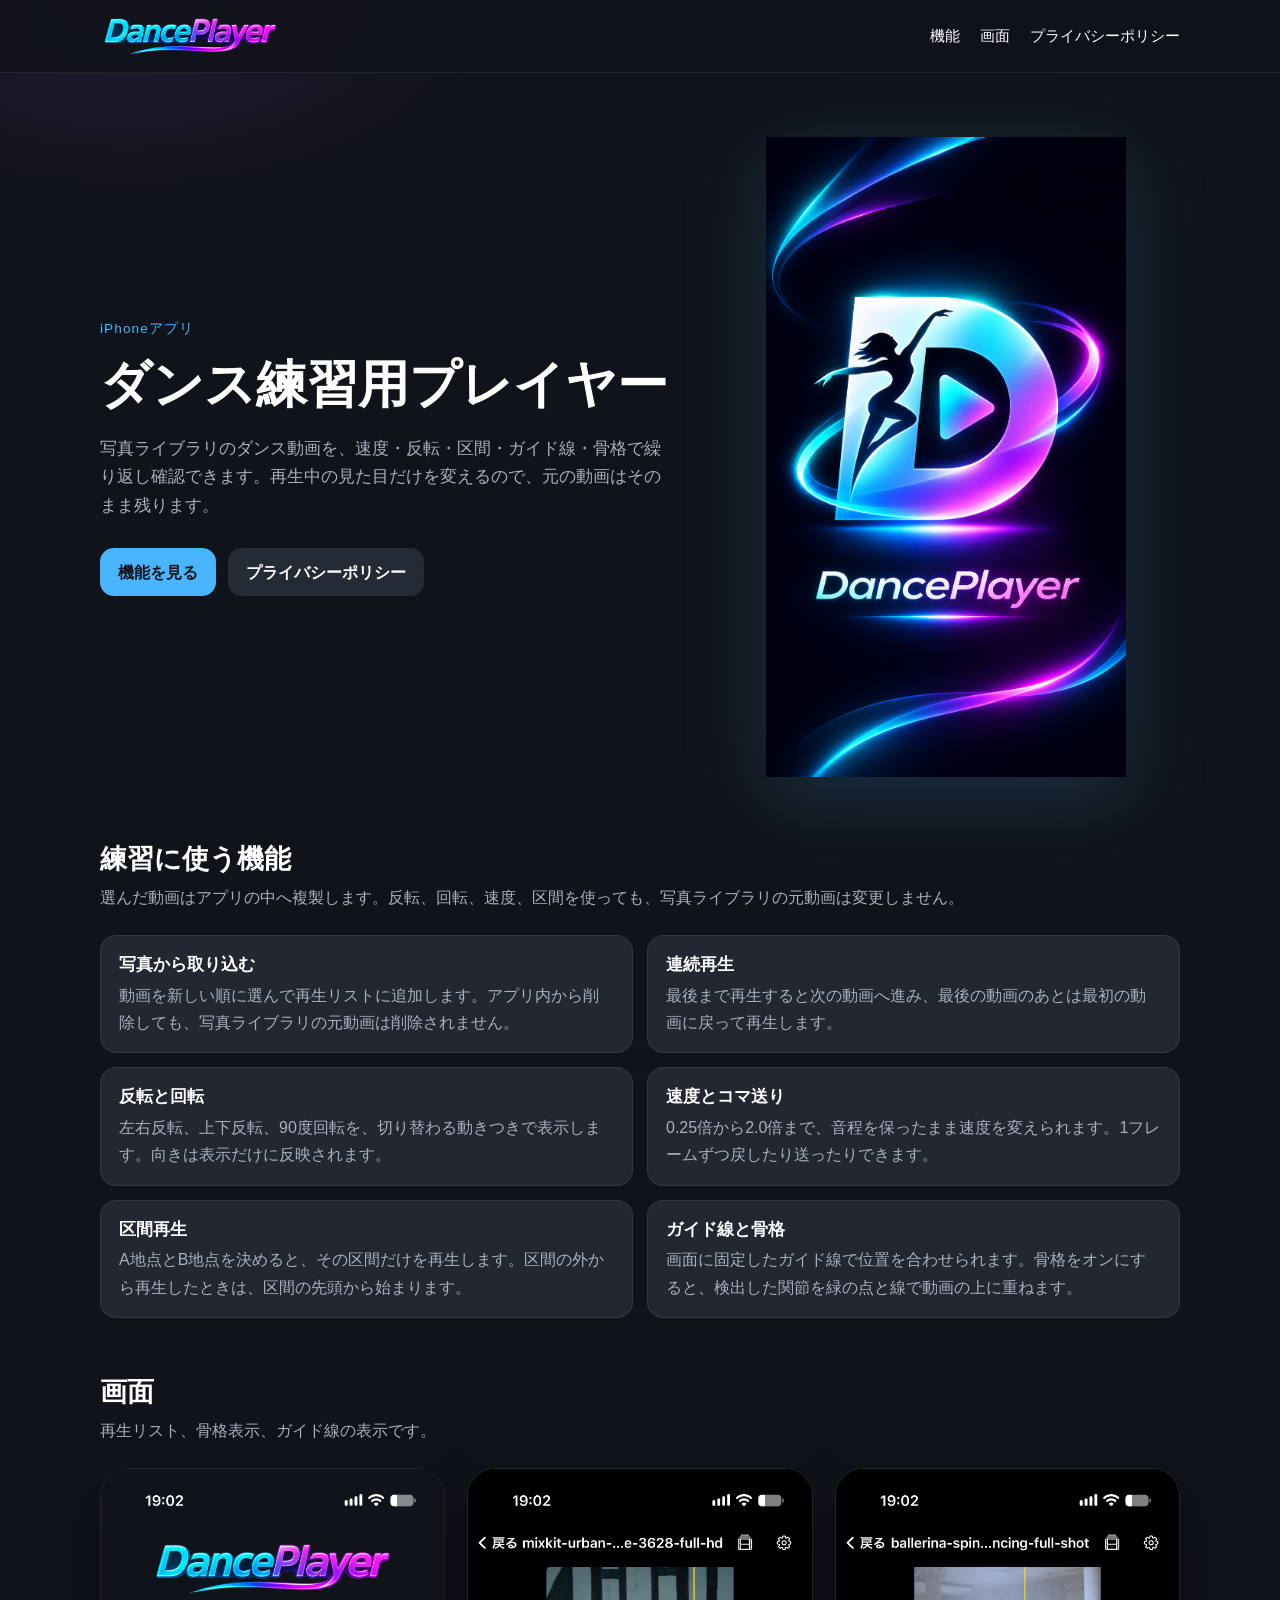
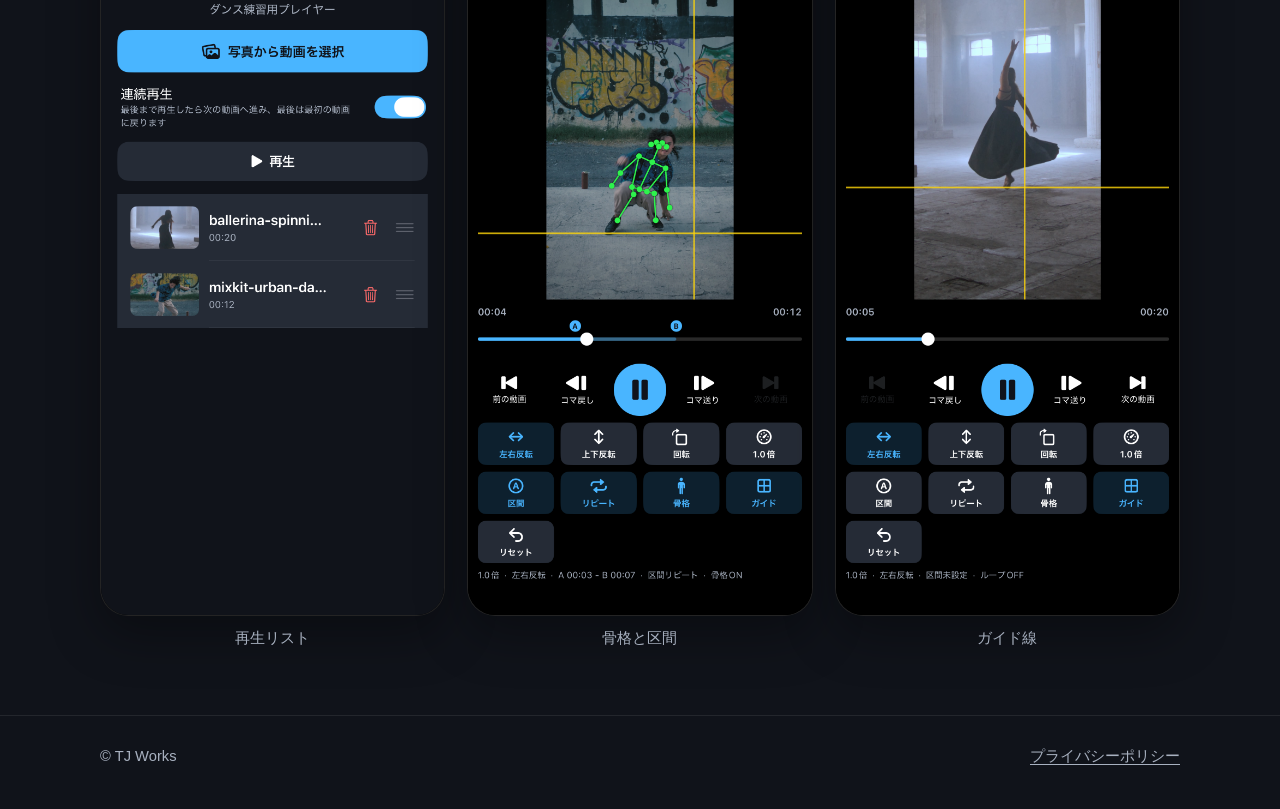
<file: index.html>
<!DOCTYPE html>
<html lang="ja">
<head>
  <meta charset="utf-8">
  <meta name="viewport" content="width=device-width, initial-scale=1">
  <title>DancePlayer — ダンス練習用プレイヤー</title>
  <meta name="description" content="DancePlayerは、iPhoneでダンス動画を練習するためのプレイヤーです。元の動画は変えずに、速度、反転、区間、ガイド線、骨格表示で繰り返し確認できます。">
  <meta name="theme-color" content="#10131A">
  <link rel="icon" href="splash.png">
  <link rel="stylesheet" href="styles.css">
</head>
<body>
  <header class="site-header">
    <div class="wrap">
      <a class="brand" href="index.html" aria-label="DancePlayer">
        <img src="Logo.png" alt="DancePlayer">
      </a>
      <nav class="nav" aria-label="サイト">
        <a href="#features">機能</a>
        <a href="#screens">画面</a>
        <a href="privacy.html">プライバシーポリシー</a>
      </nav>
    </div>
  </header>

  <main>
    <div class="wrap hero">
      <div>
        <p class="eyebrow">iPhoneアプリ</p>
        <h1>ダンス練習用プレイヤー</h1>
        <p class="lead">写真ライブラリのダンス動画を、速度・反転・区間・ガイド線・骨格で繰り返し確認できます。再生中の見た目だけを変えるので、元の動画はそのまま残ります。</p>
        <div class="actions">
          <a class="button" href="#features">機能を見る</a>
          <a class="button secondary" href="privacy.html">プライバシーポリシー</a>
        </div>
      </div>
      <img class="hero-art" src="splash.png" alt="DancePlayerのアプリアイコン。踊る人のシルエットと再生ボタン">
    </div>

    <section id="features">
      <div class="wrap">
        <h2>練習に使う機能</h2>
        <p class="section-note">選んだ動画はアプリの中へ複製します。反転、回転、速度、区間を使っても、写真ライブラリの元動画は変更しません。</p>
        <div class="grid">
          <article class="card">
            <h3>写真から取り込む</h3>
            <p>動画を新しい順に選んで再生リストに追加します。アプリ内から削除しても、写真ライブラリの元動画は削除されません。</p>
          </article>
          <article class="card">
            <h3>連続再生</h3>
            <p>最後まで再生すると次の動画へ進み、最後の動画のあとは最初の動画に戻って再生します。</p>
          </article>
          <article class="card">
            <h3>反転と回転</h3>
            <p>左右反転、上下反転、90度回転を、切り替わる動きつきで表示します。向きは表示だけに反映されます。</p>
          </article>
          <article class="card">
            <h3>速度とコマ送り</h3>
            <p>0.25倍から2.0倍まで、音程を保ったまま速度を変えられます。1フレームずつ戻したり送ったりできます。</p>
          </article>
          <article class="card">
            <h3>区間再生</h3>
            <p>A地点とB地点を決めると、その区間だけを再生します。区間の外から再生したときは、区間の先頭から始まります。</p>
          </article>
          <article class="card">
            <h3>ガイド線と骨格</h3>
            <p>画面に固定したガイド線で位置を合わせられます。骨格をオンにすると、検出した関節を緑の点と線で動画の上に重ねます。</p>
          </article>
        </div>
      </div>
    </section>

    <section id="screens">
      <div class="wrap">
        <h2>画面</h2>
        <p class="section-note">再生リスト、骨格表示、ガイド線の表示です。</p>
        <div class="shots">
          <figure>
            <img src="IMG_9462.PNG" alt="DancePlayerの再生リスト。写真から動画を選択し、連続再生を切り替えられる">
            <figcaption>再生リスト</figcaption>
          </figure>
          <figure>
            <img src="IMG_9463.PNG" alt="動画の上に緑の骨格と区間A-Bが表示された再生画面">
            <figcaption>骨格と区間</figcaption>
          </figure>
          <figure>
            <img src="IMG_9464.PNG" alt="縦横のガイド線を表示した再生画面">
            <figcaption>ガイド線</figcaption>
          </figure>
        </div>
      </div>
    </section>
  </main>

  <footer class="site-footer">
    <div class="wrap">
      <span>© TJ Works</span>
      <a href="privacy.html">プライバシーポリシー</a>
    </div>
  </footer>
</body>
</html>
</file>
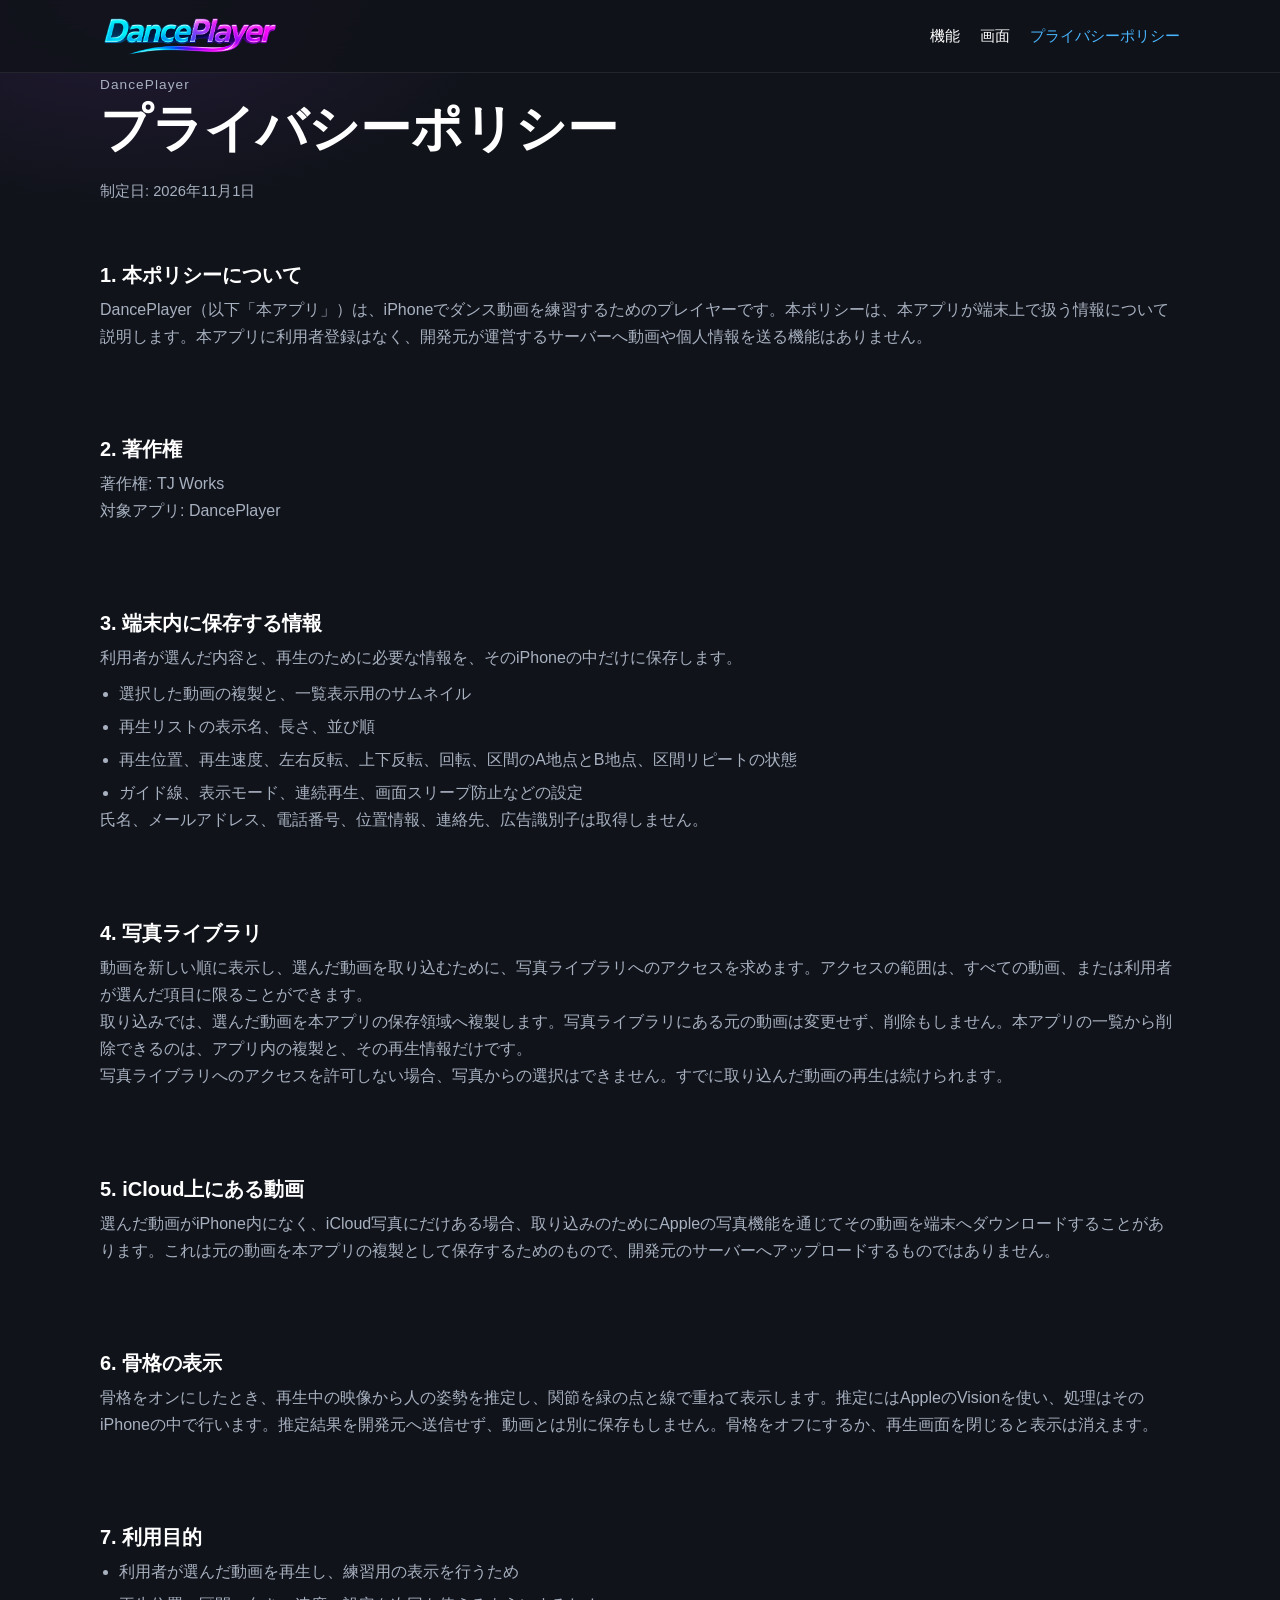
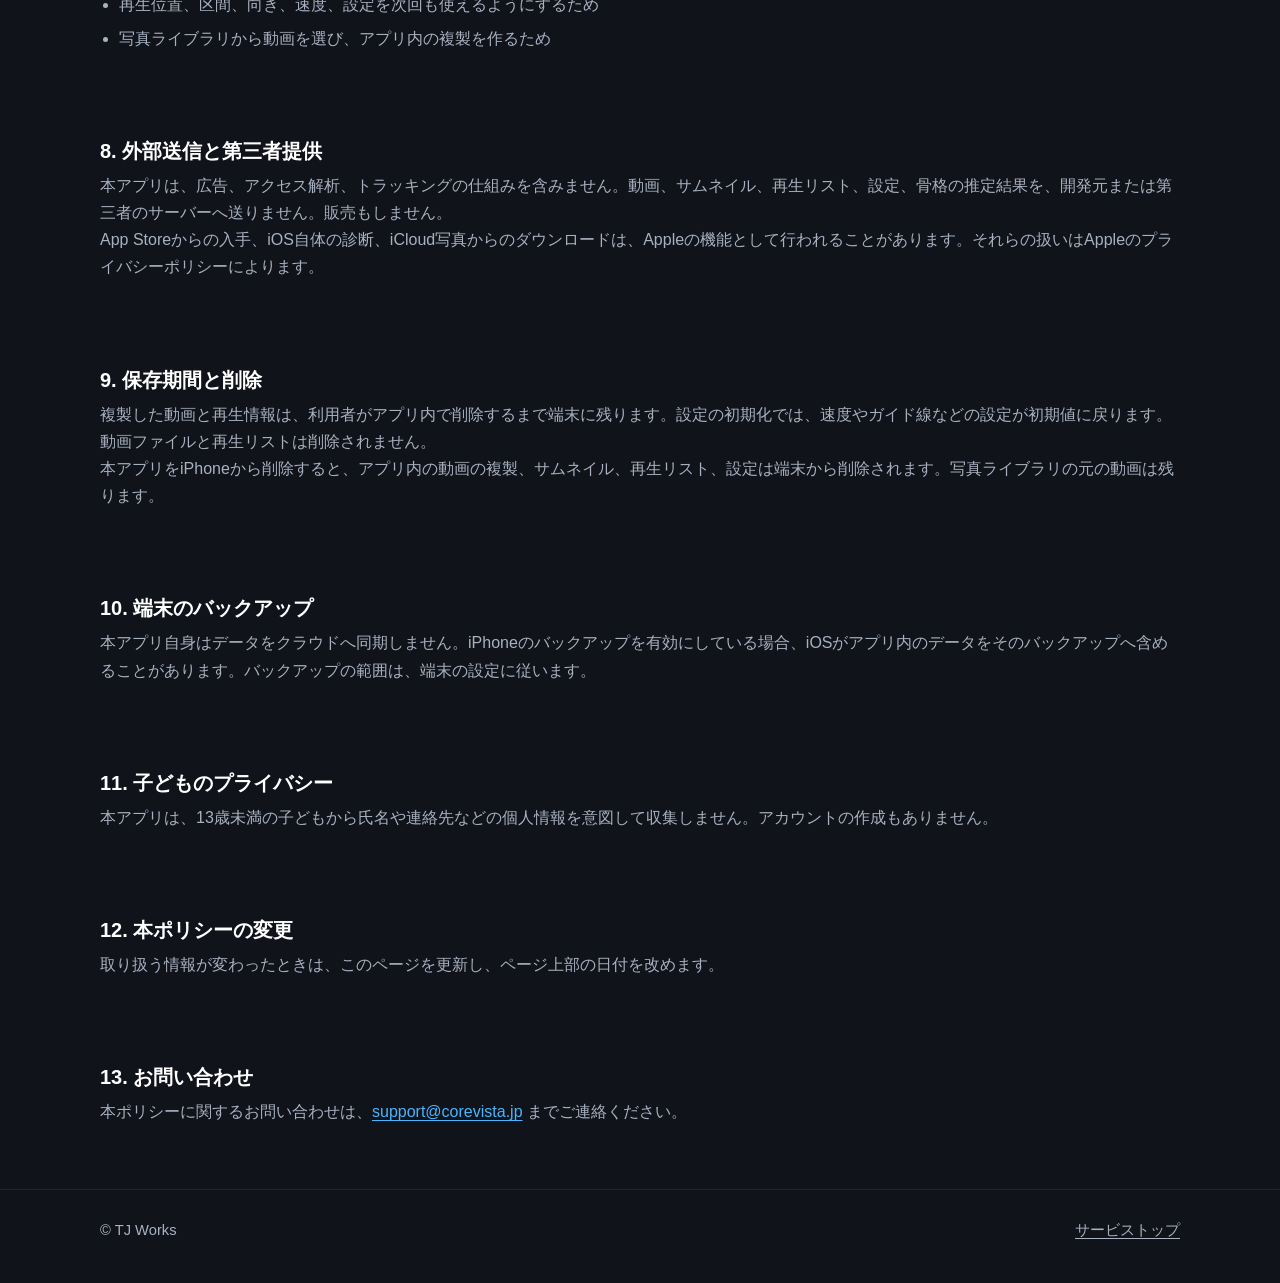
<file: privacy.html>
<!DOCTYPE html>
<html lang="ja">
<head>
  <meta charset="utf-8">
  <meta name="viewport" content="width=device-width, initial-scale=1">
  <title>プライバシーポリシー — DancePlayer</title>
  <meta name="description" content="DancePlayerのプライバシーポリシー。動画と設定はiPhone内に保存し、開発元のサーバーへは送信しません。">
  <meta name="theme-color" content="#10131A">
  <link rel="icon" href="splash.png">
  <link rel="stylesheet" href="styles.css">
</head>
<body>
  <header class="site-header">
    <div class="wrap">
      <a class="brand" href="index.html" aria-label="DancePlayer">
        <img src="Logo.png" alt="DancePlayer">
      </a>
      <nav class="nav" aria-label="サイト">
        <a href="index.html#features">機能</a>
        <a href="index.html#screens">画面</a>
        <a href="privacy.html" aria-current="page">プライバシーポリシー</a>
      </nav>
    </div>
  </header>

  <main>
    <article class="wrap prose">
      <header>
        <p class="eyebrow">DancePlayer</p>
        <h1>プライバシーポリシー</h1>
        <p class="updated">制定日: 2026年11月1日</p>
      </header>

      <section>
        <h2>1. 本ポリシーについて</h2>
        <p>DancePlayer（以下「本アプリ」）は、iPhoneでダンス動画を練習するためのプレイヤーです。本ポリシーは、本アプリが端末上で扱う情報について説明します。本アプリに利用者登録はなく、開発元が運営するサーバーへ動画や個人情報を送る機能はありません。</p>
      </section>

      <section>
        <h2>2. 著作権</h2>
        <p>著作権: TJ Works<br>対象アプリ: DancePlayer</p>
      </section>

      <section>
        <h2>3. 端末内に保存する情報</h2>
        <p>利用者が選んだ内容と、再生のために必要な情報を、そのiPhoneの中だけに保存します。</p>
        <ul>
          <li>選択した動画の複製と、一覧表示用のサムネイル</li>
          <li>再生リストの表示名、長さ、並び順</li>
          <li>再生位置、再生速度、左右反転、上下反転、回転、区間のA地点とB地点、区間リピートの状態</li>
          <li>ガイド線、表示モード、連続再生、画面スリープ防止などの設定</li>
        </ul>
        <p>氏名、メールアドレス、電話番号、位置情報、連絡先、広告識別子は取得しません。</p>
      </section>

      <section>
        <h2>4. 写真ライブラリ</h2>
        <p>動画を新しい順に表示し、選んだ動画を取り込むために、写真ライブラリへのアクセスを求めます。アクセスの範囲は、すべての動画、または利用者が選んだ項目に限ることができます。</p>
        <p>取り込みでは、選んだ動画を本アプリの保存領域へ複製します。写真ライブラリにある元の動画は変更せず、削除もしません。本アプリの一覧から削除できるのは、アプリ内の複製と、その再生情報だけです。</p>
        <p>写真ライブラリへのアクセスを許可しない場合、写真からの選択はできません。すでに取り込んだ動画の再生は続けられます。</p>
      </section>

      <section>
        <h2>5. iCloud上にある動画</h2>
        <p>選んだ動画がiPhone内になく、iCloud写真にだけある場合、取り込みのためにAppleの写真機能を通じてその動画を端末へダウンロードすることがあります。これは元の動画を本アプリの複製として保存するためのもので、開発元のサーバーへアップロードするものではありません。</p>
      </section>

      <section>
        <h2>6. 骨格の表示</h2>
        <p>骨格をオンにしたとき、再生中の映像から人の姿勢を推定し、関節を緑の点と線で重ねて表示します。推定にはAppleのVisionを使い、処理はそのiPhoneの中で行います。推定結果を開発元へ送信せず、動画とは別に保存もしません。骨格をオフにするか、再生画面を閉じると表示は消えます。</p>
      </section>

      <section>
        <h2>7. 利用目的</h2>
        <ul>
          <li>利用者が選んだ動画を再生し、練習用の表示を行うため</li>
          <li>再生位置、区間、向き、速度、設定を次回も使えるようにするため</li>
          <li>写真ライブラリから動画を選び、アプリ内の複製を作るため</li>
        </ul>
      </section>

      <section>
        <h2>8. 外部送信と第三者提供</h2>
        <p>本アプリは、広告、アクセス解析、トラッキングの仕組みを含みません。動画、サムネイル、再生リスト、設定、骨格の推定結果を、開発元または第三者のサーバーへ送りません。販売もしません。</p>
        <p>App Storeからの入手、iOS自体の診断、iCloud写真からのダウンロードは、Appleの機能として行われることがあります。それらの扱いはAppleのプライバシーポリシーによります。</p>
      </section>

      <section>
        <h2>9. 保存期間と削除</h2>
        <p>複製した動画と再生情報は、利用者がアプリ内で削除するまで端末に残ります。設定の初期化では、速度やガイド線などの設定が初期値に戻ります。動画ファイルと再生リストは削除されません。</p>
        <p>本アプリをiPhoneから削除すると、アプリ内の動画の複製、サムネイル、再生リスト、設定は端末から削除されます。写真ライブラリの元の動画は残ります。</p>
      </section>

      <section>
        <h2>10. 端末のバックアップ</h2>
        <p>本アプリ自身はデータをクラウドへ同期しません。iPhoneのバックアップを有効にしている場合、iOSがアプリ内のデータをそのバックアップへ含めることがあります。バックアップの範囲は、端末の設定に従います。</p>
      </section>

      <section>
        <h2>11. 子どものプライバシー</h2>
        <p>本アプリは、13歳未満の子どもから氏名や連絡先などの個人情報を意図して収集しません。アカウントの作成もありません。</p>
      </section>

      <section>
        <h2>12. 本ポリシーの変更</h2>
        <p>取り扱う情報が変わったときは、このページを更新し、ページ上部の日付を改めます。</p>
      </section>

      <section>
        <h2>13. お問い合わせ</h2>
        <p>本ポリシーに関するお問い合わせは、<a href="mailto:support@corevista.jp">support@corevista.jp</a> までご連絡ください。</p>
      </section>
    </article>
  </main>

  <footer class="site-footer">
    <div class="wrap">
      <span>© TJ Works</span>
      <a href="index.html">サービストップ</a>
    </div>
  </footer>
</body>
</html>
</file>
<file: styles.css>
:root {
  --bg: #10131a;
  --surface: #252b36;
  --surface-2: #1b202a;
  --accent: #49b5ff;
  --text: #ffffff;
  --muted: #a8b1c0;
  --line: rgba(255, 255, 255, 0.08);
  --danger: #ff6b6b;
  --max: 1080px;
  color-scheme: dark;
}

* {
  box-sizing: border-box;
}

html {
  scroll-behavior: smooth;
  scroll-padding-top: 88px;
}

body {
  margin: 0;
  background:
    radial-gradient(900px 420px at 80% -10%, rgba(73, 181, 255, 0.16), transparent 60%),
    radial-gradient(700px 380px at 10% 0%, rgba(180, 80, 255, 0.12), transparent 55%),
    var(--bg);
  color: var(--text);
  font-family: "Hiragino Sans", "Hiragino Kaku Gothic ProN", "Noto Sans JP", sans-serif;
  line-height: 1.7;
}

a {
  color: var(--accent);
  text-decoration-thickness: 1px;
  text-underline-offset: 0.18em;
}

img {
  max-width: 100%;
  height: auto;
  display: block;
}

.wrap {
  width: min(var(--max), calc(100% - 40px));
  margin: 0 auto;
}

.site-header {
  position: sticky;
  top: 0;
  z-index: 10;
  background: rgba(16, 19, 26, 0.88);
  backdrop-filter: blur(16px);
  border-bottom: 1px solid var(--line);
}

.site-header .wrap {
  display: flex;
  align-items: center;
  justify-content: space-between;
  gap: 16px;
  min-height: 72px;
}

.brand {
  display: block;
  width: 180px;
}

.brand img {
  width: 100%;
}

.nav {
  display: flex;
  gap: 20px;
  align-items: center;
}

.nav a {
  color: var(--text);
  text-decoration: none;
  font-size: 0.95rem;
}

.nav a:hover,
.nav a[aria-current="page"] {
  color: var(--accent);
}

.hero {
  display: grid;
  grid-template-columns: 1.1fr 0.9fr;
  gap: 40px;
  align-items: center;
  padding: 64px 0 36px;
}

.eyebrow {
  margin: 0 0 12px;
  color: var(--accent);
  font-size: 0.85rem;
  letter-spacing: 0.08em;
}

h1,
h2,
h3 {
  line-height: 1.3;
  font-weight: 700;
}

h1 {
  margin: 0 0 16px;
  font-size: clamp(2rem, 4vw, 3.2rem);
}

.lead {
  margin: 0 0 28px;
  color: var(--muted);
  font-size: 1.05rem;
}

.hero-art {
  justify-self: center;
  width: min(360px, 100%);
  filter: drop-shadow(0 20px 40px rgba(73, 181, 255, 0.18));
}

.actions {
  display: flex;
  flex-wrap: wrap;
  gap: 12px;
}

.button {
  display: inline-flex;
  align-items: center;
  justify-content: center;
  min-height: 48px;
  padding: 0 18px;
  border-radius: 14px;
  background: var(--accent);
  color: #10131a;
  font-weight: 700;
  text-decoration: none;
}

.button.secondary {
  background: var(--surface);
  color: var(--text);
}

section {
  padding: 28px 0;
}

h2 {
  margin: 0 0 8px;
  font-size: 1.7rem;
}

.section-note {
  margin: 0 0 24px;
  color: var(--muted);
}

.grid {
  display: grid;
  grid-template-columns: repeat(2, minmax(0, 1fr));
  gap: 14px;
}

.card {
  background: rgba(37, 43, 54, 0.88);
  border: 1px solid var(--line);
  border-radius: 16px;
  padding: 18px 18px 16px;
}

.card h3 {
  margin: 0 0 6px;
  font-size: 1.05rem;
}

.card p,
.prose p,
.prose li {
  margin: 0;
  color: var(--muted);
}

.shots {
  display: grid;
  grid-template-columns: repeat(3, minmax(0, 1fr));
  gap: 22px;
  align-items: start;
}

figure {
  margin: 0;
}

.shots img {
  width: 100%;
  border-radius: 28px;
  border: 1px solid rgba(255, 255, 255, 0.14);
  background: #000;
  box-shadow: 0 18px 50px rgba(0, 0, 0, 0.35);
}

figcaption {
  margin-top: 10px;
  text-align: center;
  color: var(--muted);
  font-size: 0.92rem;
}

.prose {
  display: grid;
  gap: 22px;
}

.prose h2 {
  margin-top: 8px;
  font-size: 1.25rem;
}

.prose ul {
  margin: 8px 0 0;
  padding-left: 1.2em;
}

.prose li + li {
  margin-top: 6px;
}

.updated {
  color: var(--muted);
  font-size: 0.92rem;
}

.site-footer {
  margin-top: 36px;
  border-top: 1px solid var(--line);
  padding: 28px 0 40px;
  color: var(--muted);
  font-size: 0.92rem;
}

.site-footer .wrap {
  display: flex;
  justify-content: space-between;
  gap: 16px;
  flex-wrap: wrap;
}

.site-footer a {
  color: var(--muted);
}

@media (max-width: 800px) {
  .hero,
  .grid,
  .shots {
    grid-template-columns: 1fr;
  }

  .hero {
    padding-top: 36px;
    text-align: center;
  }

  html {
    scroll-padding-top: 148px;
  }

  .actions,
  .nav {
    justify-content: center;
  }

  .site-header .wrap {
    flex-direction: column;
    padding: 12px 0;
  }

  .hero-art {
    order: -1;
    width: min(260px, 70%);
  }
}
</file>
